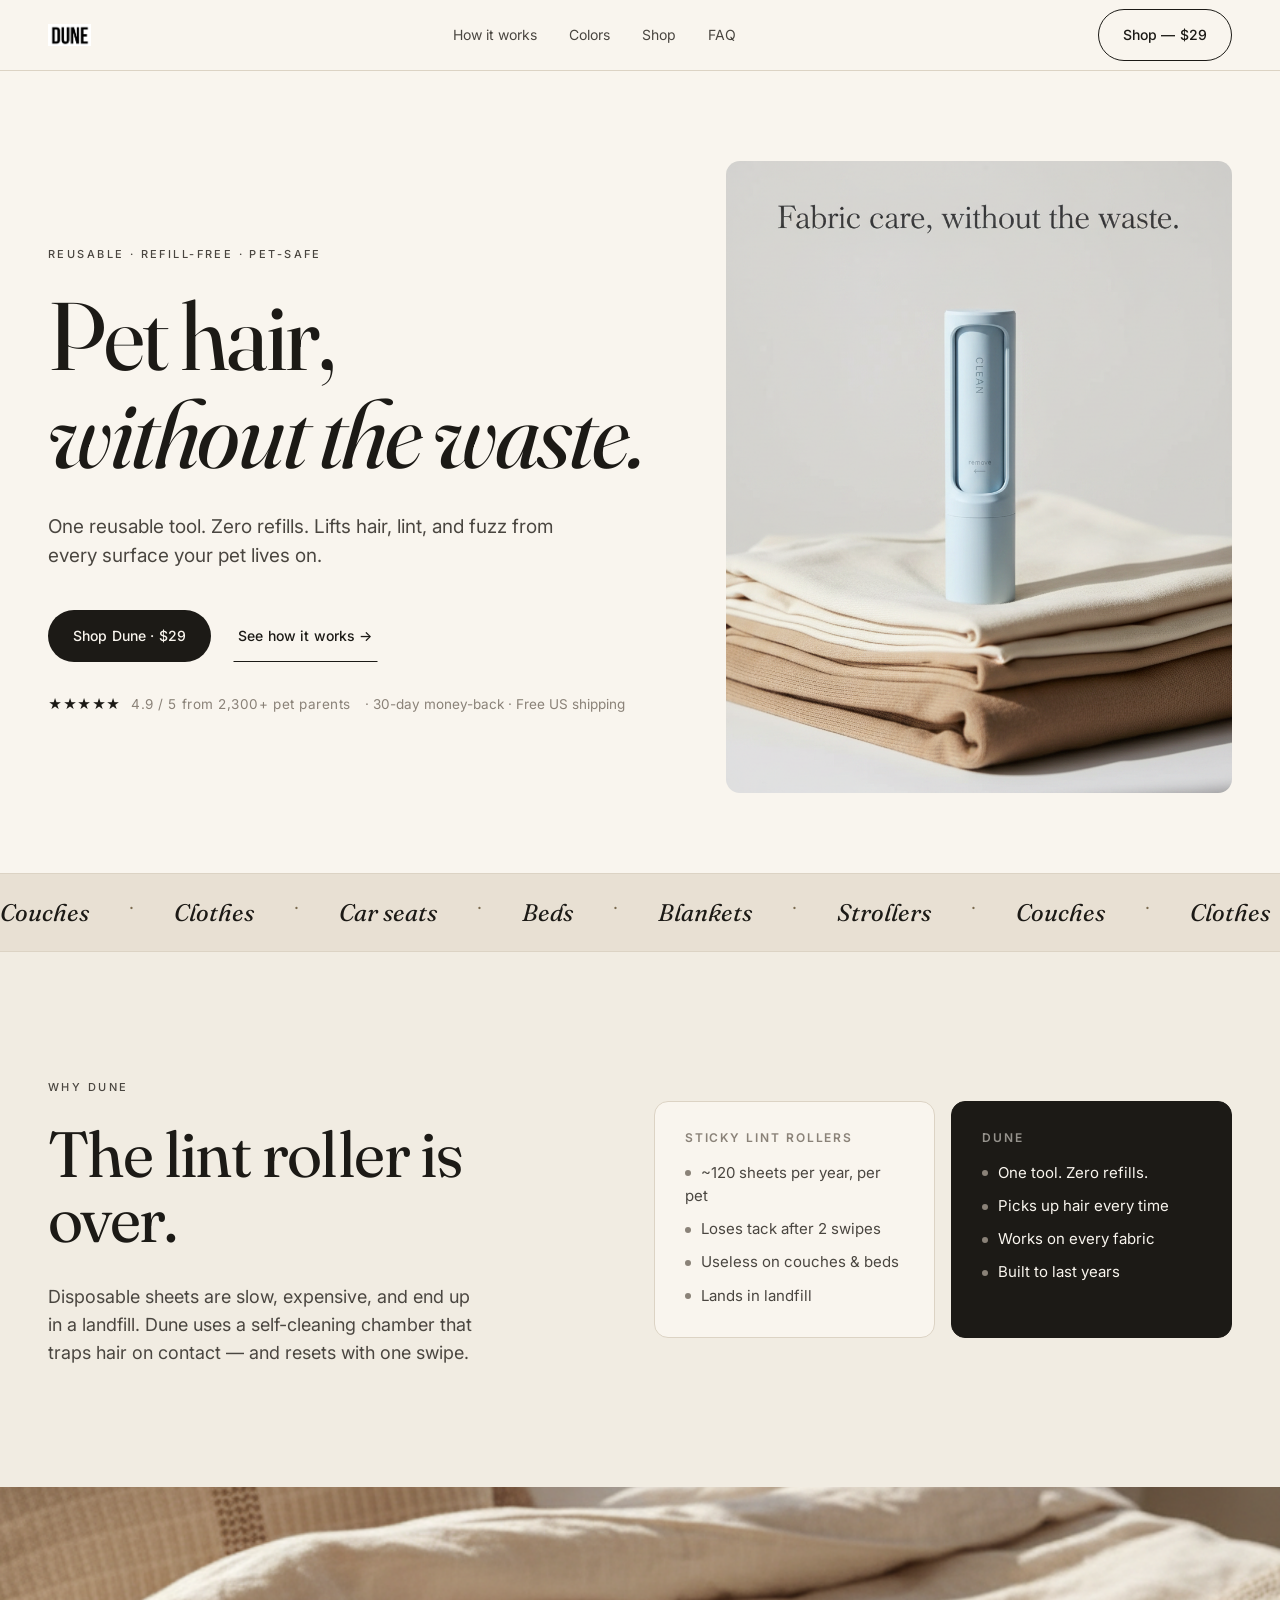
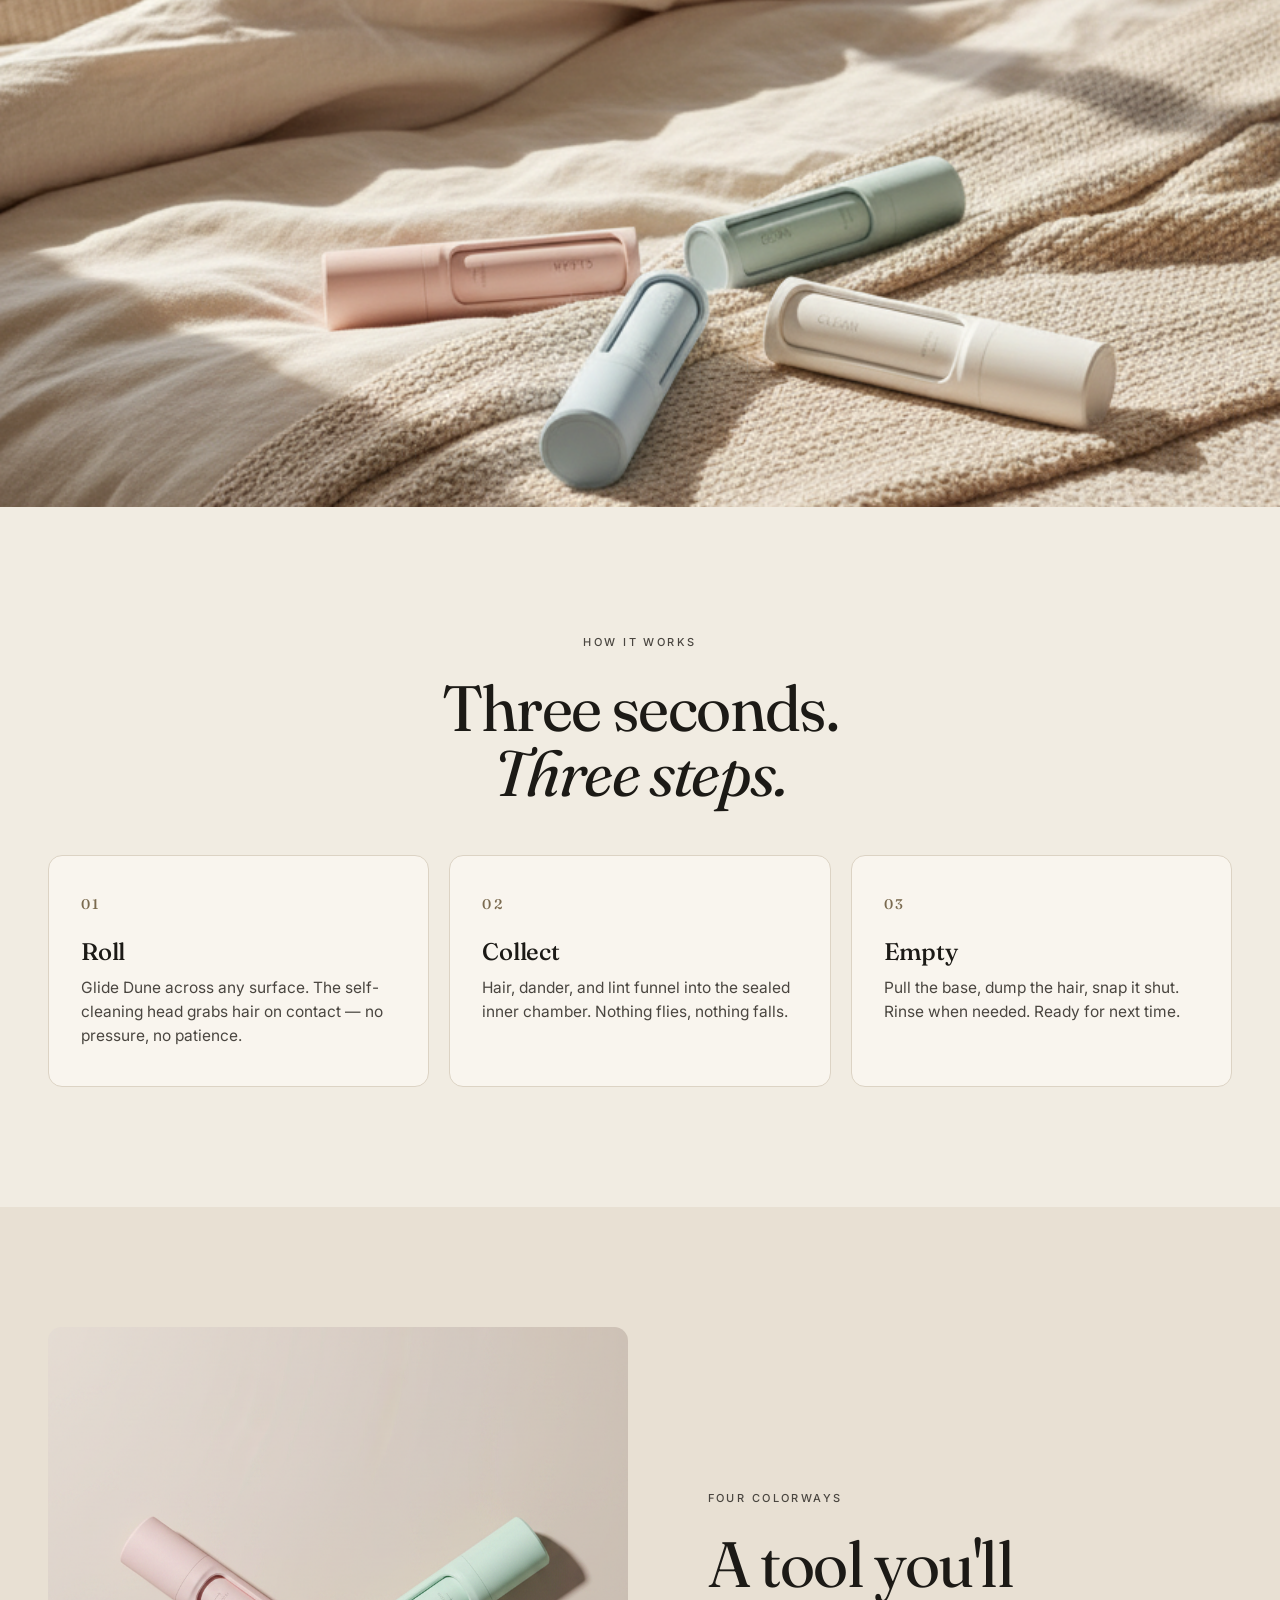
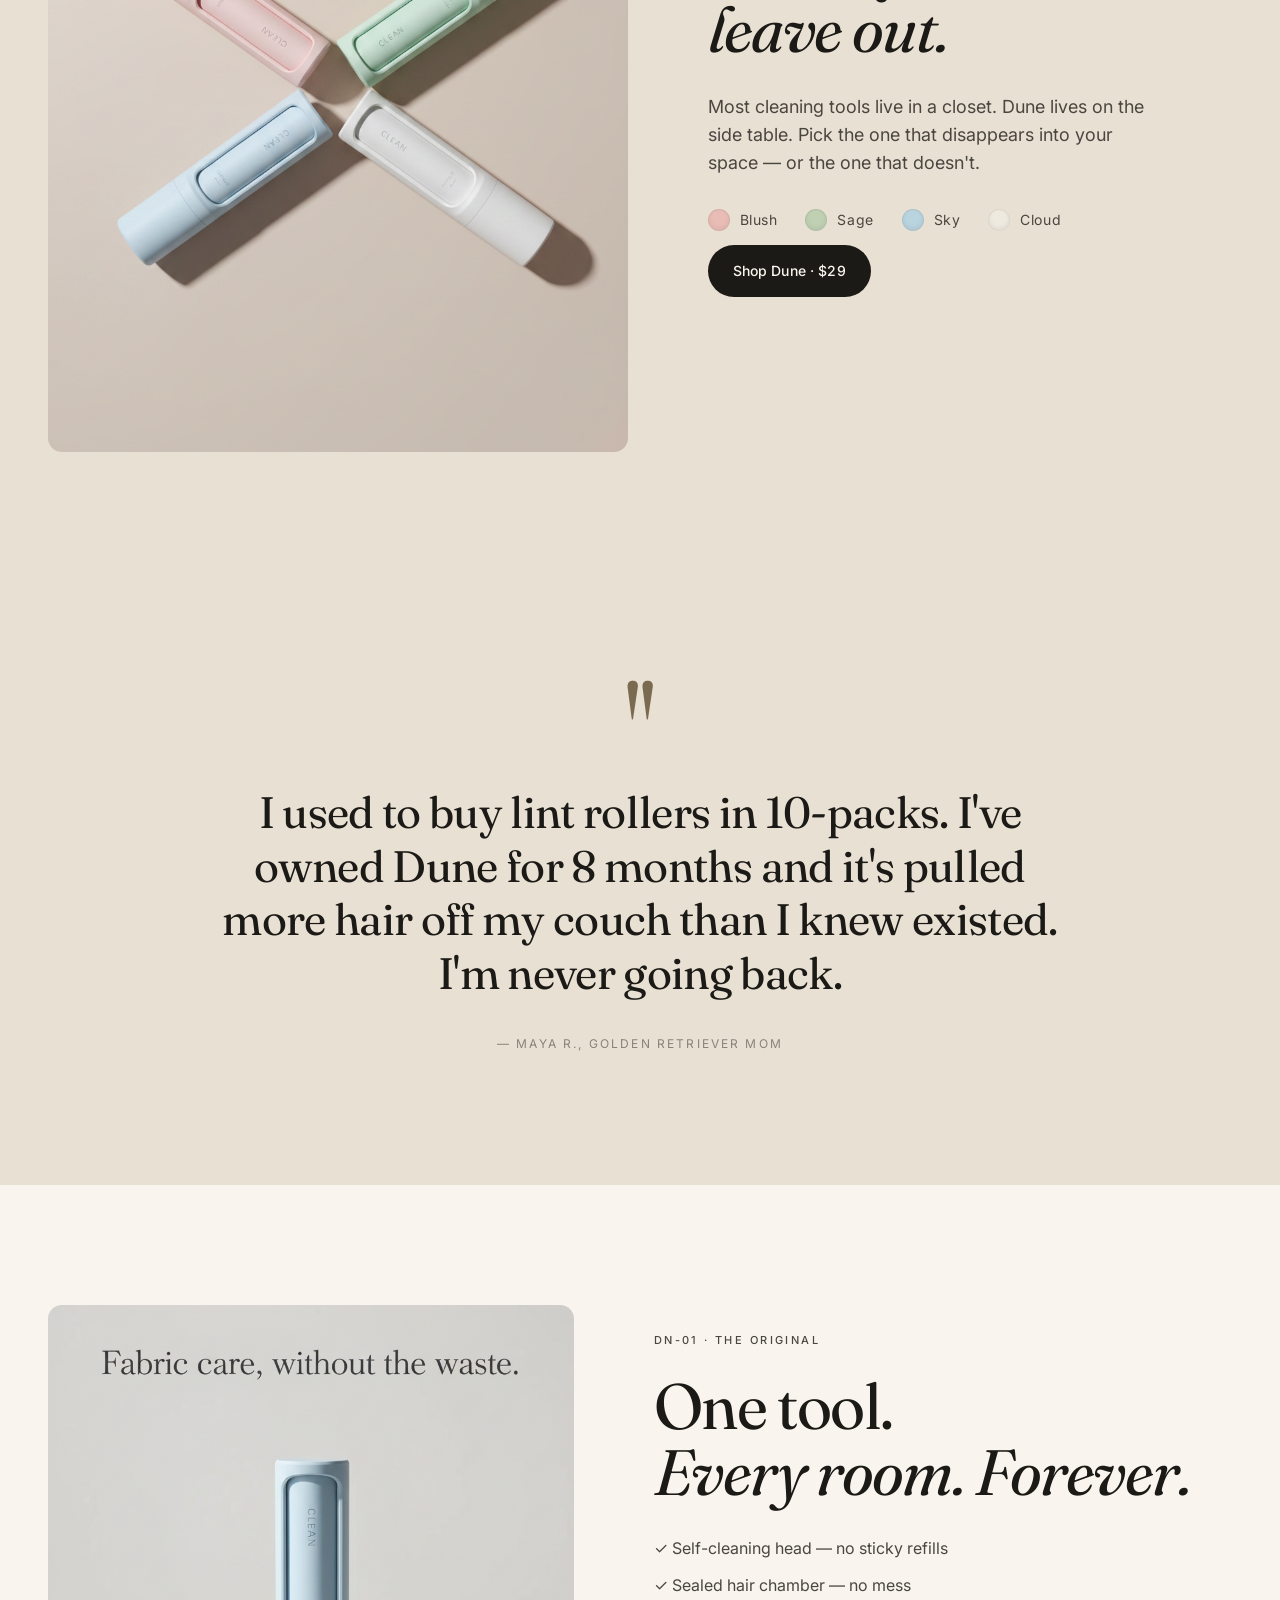
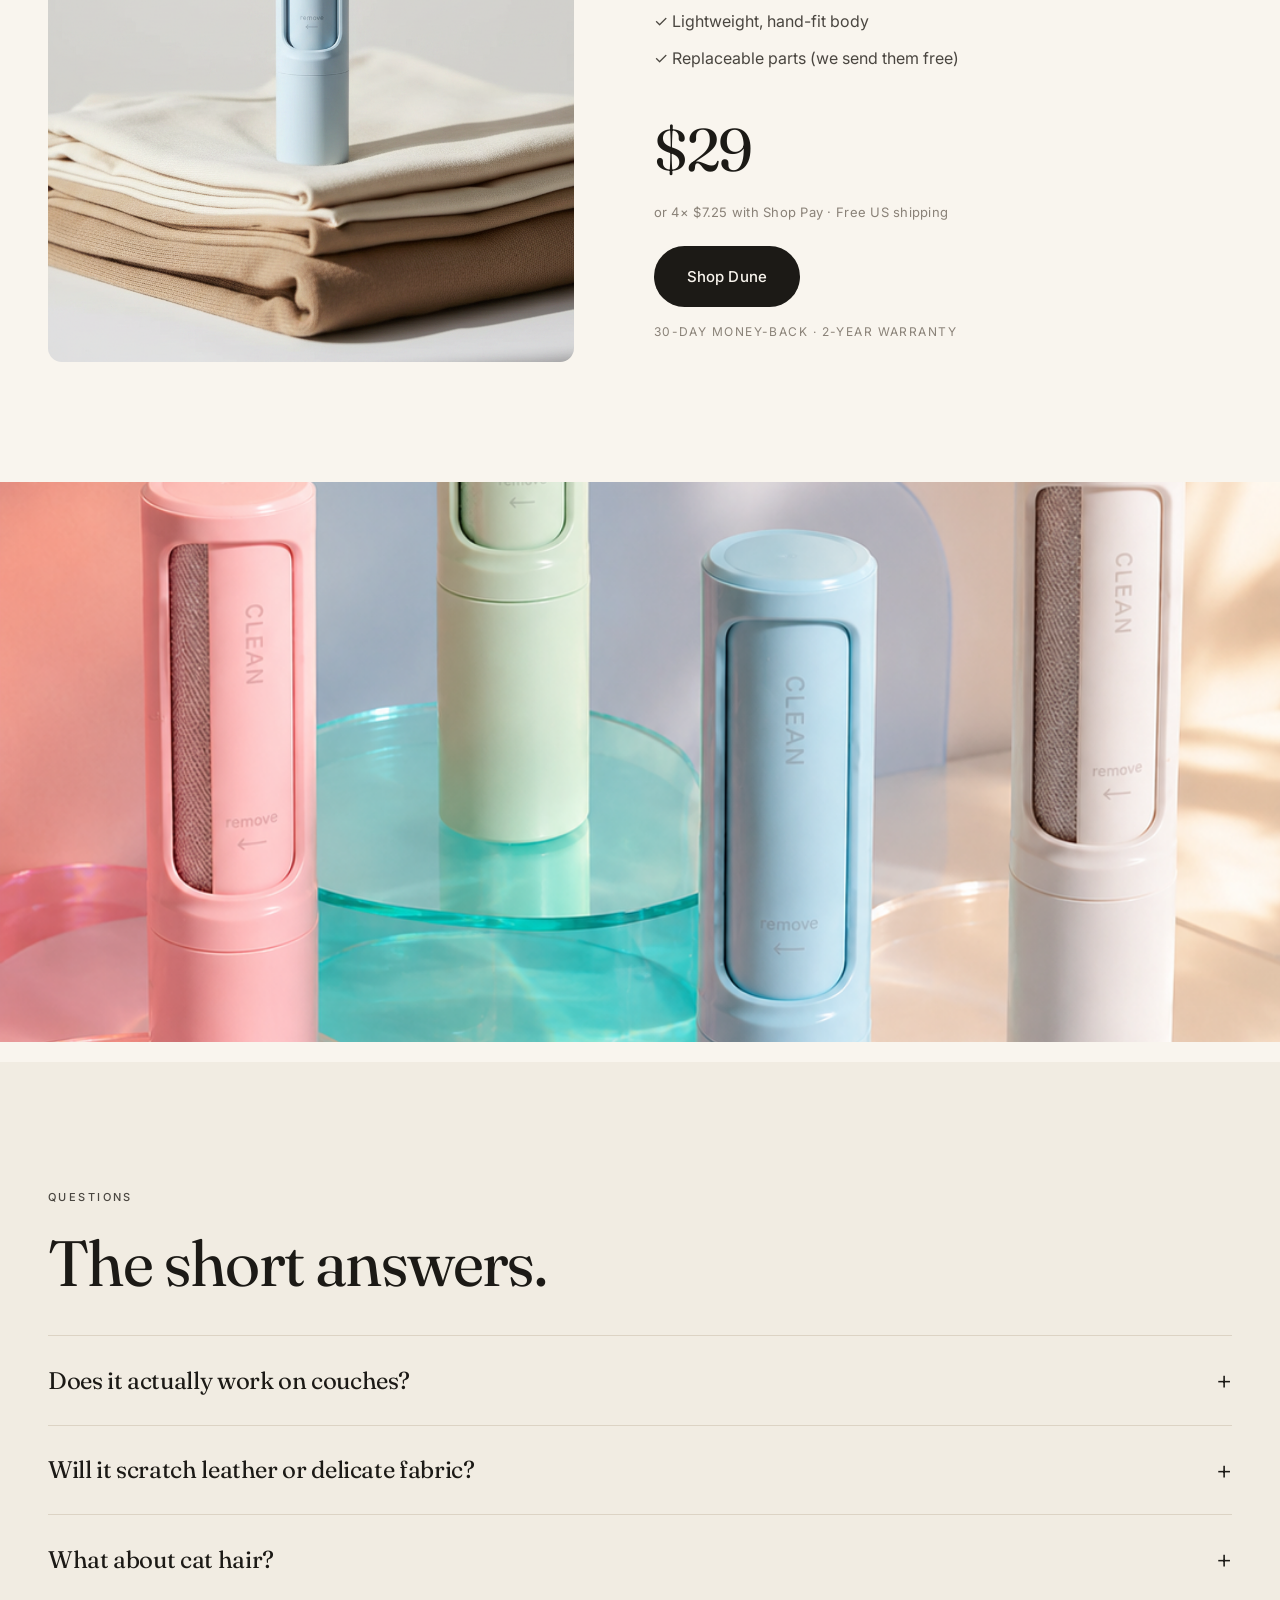
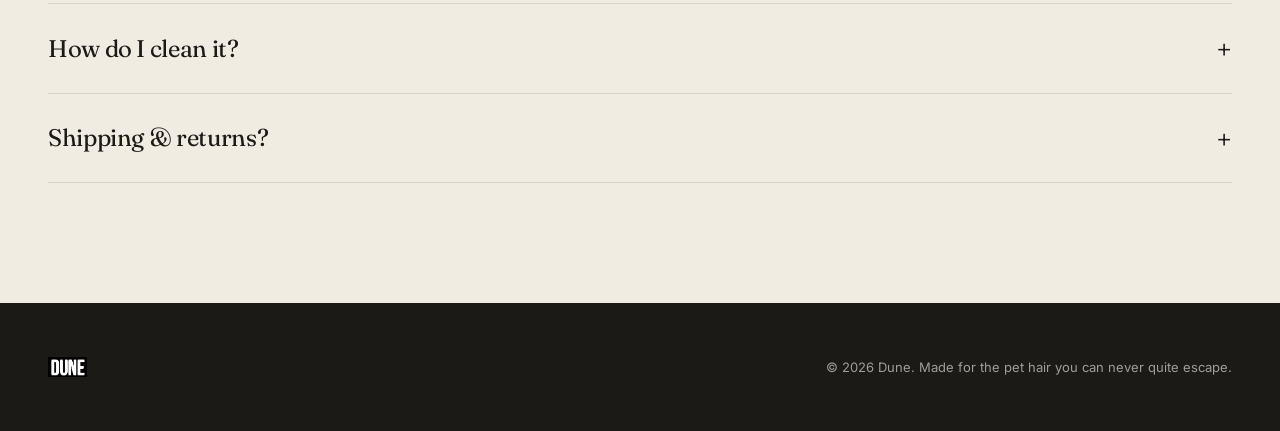
<file: index.html>
<!doctype html>
<html lang="en">
<head>
<meta charset="utf-8" />
<meta name="viewport" content="width=device-width,initial-scale=1" />
<title>Dune — The reusable pet hair remover</title>
<meta name="description" content="Lift pet hair, lint, and fuzz from couches, clothes, car seats, and beds. One reusable tool. Zero refills." />
<meta property="og:title" content="Dune — Reusable pet hair remover" />
<meta property="og:description" content="One reusable tool. Zero refills." />
<meta property="og:image" content="img/hero.png" />
<meta name="theme-color" content="#f3ede2" />
<link rel="icon" type="image/png" href="img/logo-sm.png" />
<link rel="preconnect" href="https://fonts.googleapis.com">
<link rel="preconnect" href="https://fonts.gstatic.com" crossorigin>
<link href="https://fonts.googleapis.com/css2?family=Fraunces:opsz,wght@9..144,400;9..144,500;9..144,600&family=Inter:wght@400;500;600&display=swap" rel="stylesheet">
<link rel="stylesheet" href="styles.css" />
</head>
<body>

<header class="nav">
  <div class="wrap nav__inner">
    <a href="#" class="brand"><img src="img/logo.png" alt="Dune" /></a>
    <nav class="nav__links" aria-label="Primary">
      <a href="#how">How it works</a>
      <a href="#colors">Colors</a>
      <a href="product.html">Shop</a>
      <a href="#faq">FAQ</a>
    </nav>
    <a href="product.html" class="btn btn--ghost">Shop — $29</a>
  </div>
</header>

<main>

  <section class="hero">
    <div class="wrap hero__grid">
      <div class="hero__copy">
        <span class="eyebrow">Reusable · Refill-free · Pet-safe</span>
        <h1>Pet hair,<br/><em>without the waste.</em></h1>
        <p class="lede">One reusable tool. Zero refills. Lifts hair, lint, and fuzz from every surface your pet lives on.</p>
        <div class="cta">
          <a href="product.html" class="btn btn--primary">Shop Dune · $29</a>
          <a href="#how" class="btn btn--text">See how it works →</a>
        </div>
        <ul class="trust">
          <li>★★★★★ <span>4.9 / 5 from 2,300+ pet parents</span></li>
          <li>· 30-day money-back · Free US shipping</li>
        </ul>
      </div>
      <div class="hero__art">
        <img src="img/hero.png" alt="Dune pet hair remover resting on folded fabric" />
      </div>
    </div>
  </section>

  <section class="marquee" aria-hidden="true">
    <div class="marquee__track">
      <span>Couches</span><span>·</span><span>Clothes</span><span>·</span><span>Car seats</span><span>·</span><span>Beds</span><span>·</span><span>Blankets</span><span>·</span><span>Strollers</span><span>·</span><span>Couches</span><span>·</span><span>Clothes</span><span>·</span><span>Car seats</span><span>·</span><span>Beds</span><span>·</span><span>Blankets</span><span>·</span><span>Strollers</span>
    </div>
  </section>

  <section id="why" class="why">
    <div class="wrap why__grid">
      <div class="why__head">
        <span class="eyebrow">Why Dune</span>
        <h2>The lint roller is over.</h2>
        <p>Disposable sheets are slow, expensive, and end up in a landfill. Dune uses a self-cleaning chamber that traps hair on contact — and resets with one swipe.</p>
      </div>
      <div class="why__compare">
        <div class="compare compare--bad">
          <h3>Sticky lint rollers</h3>
          <ul>
            <li>~120 sheets per year, per pet</li>
            <li>Loses tack after 2 swipes</li>
            <li>Useless on couches & beds</li>
            <li>Lands in landfill</li>
          </ul>
        </div>
        <div class="compare compare--good">
          <h3>Dune</h3>
          <ul>
            <li>One tool. Zero refills.</li>
            <li>Picks up hair every time</li>
            <li>Works on every fabric</li>
            <li>Built to last years</li>
          </ul>
        </div>
      </div>
    </div>
  </section>

  <section class="bedshot">
    <img src="img/bed.png" alt="Three Dune rollers in pastel colors on a cream knit bedspread" />
  </section>

  <section id="how" class="how">
    <div class="wrap">
      <span class="eyebrow">How it works</span>
      <h2>Three seconds.<br/><em>Three steps.</em></h2>
      <div class="how__grid">
        <article class="step">
          <div class="step__num">01</div>
          <h3>Roll</h3>
          <p>Glide Dune across any surface. The self-cleaning head grabs hair on contact — no pressure, no patience.</p>
        </article>
        <article class="step">
          <div class="step__num">02</div>
          <h3>Collect</h3>
          <p>Hair, dander, and lint funnel into the sealed inner chamber. Nothing flies, nothing falls.</p>
        </article>
        <article class="step">
          <div class="step__num">03</div>
          <h3>Empty</h3>
          <p>Pull the base, dump the hair, snap it shut. Rinse when needed. Ready for next time.</p>
        </article>
      </div>
    </div>
  </section>

  <section id="colors" class="colors">
    <div class="wrap colors__grid">
      <div class="colors__art">
        <img src="img/colors.png" alt="Dune in four colorways: blush, sage, sky, and cloud" />
      </div>
      <div class="colors__copy">
        <span class="eyebrow">Four colorways</span>
        <h2>A tool you'll<br/><em>leave out.</em></h2>
        <p>Most cleaning tools live in a closet. Dune lives on the side table. Pick the one that disappears into your space — or the one that doesn't.</p>
        <ul class="swatches" aria-label="Available colors">
          <li><span class="sw sw--blush"></span>Blush</li>
          <li><span class="sw sw--sage"></span>Sage</li>
          <li><span class="sw sw--sky"></span>Sky</li>
          <li><span class="sw sw--cloud"></span>Cloud</li>
        </ul>
        <a href="product.html" class="btn btn--primary" style="margin-top:14px">Shop Dune · $29</a>
      </div>
    </div>
  </section>

  <section class="quote">
    <div class="wrap">
      <p class="quote__mark">"</p>
      <blockquote>I used to buy lint rollers in 10-packs. I've owned Dune for 8 months and it's pulled more hair off my couch than I knew existed. I'm never going back.</blockquote>
      <cite>— Maya R., golden retriever mom</cite>
    </div>
  </section>

  <section id="buy" class="buy">
    <div class="wrap buy__grid">
      <div class="buy__art">
        <img src="img/product.png" alt="Dune pet hair remover, full body view" />
      </div>
      <div class="buy__copy">
        <span class="eyebrow">DN-01 · The original</span>
        <h2>One tool.<br/><em>Every room. Forever.</em></h2>
        <ul class="features">
          <li>✓ Self-cleaning head — no sticky refills</li>
          <li>✓ Sealed hair chamber — no mess</li>
          <li>✓ Lightweight, hand-fit body</li>
          <li>✓ Replaceable parts (we send them free)</li>
        </ul>
        <div class="price">
          <span class="price__amount">$29</span>
          <span class="price__sub">or 4× $7.25 with Shop Pay · Free US shipping</span>
        </div>
        <a href="product.html" class="btn btn--primary btn--lg">Shop Dune</a>
        <p class="guarantee">30-day money-back · 2-year warranty</p>
      </div>
    </div>
  </section>

  <section class="studio">
    <img src="img/studio.png" alt="Dune in four colorways on acrylic display stands" />
  </section>

  <section id="faq" class="faq">
    <div class="wrap">
      <span class="eyebrow">Questions</span>
      <h2>The short answers.</h2>
      <details><summary>Does it actually work on couches?</summary><p>Yes — that's what we built it for. The self-cleaning head gets into woven and microfiber surfaces in a way sticky sheets physically can't.</p></details>
      <details><summary>Will it scratch leather or delicate fabric?</summary><p>No. It's engineered to be soft on every surface we've tested, including suede, leather, and cashmere.</p></details>
      <details><summary>What about cat hair?</summary><p>Same tool, same magic. Works on any pet hair.</p></details>
      <details><summary>How do I clean it?</summary><p>Pull the base to dump. Rinse under warm water once a month. That's it.</p></details>
      <details><summary>Shipping & returns?</summary><p>Free US shipping, ships in 1 business day. 30-day money-back if it doesn't earn its spot in your home.</p></details>
    </div>
  </section>

</main>

<footer class="foot">
  <div class="wrap foot__inner">
    <div class="brand brand--foot"><img src="img/logo.png" alt="Dune" /></div>
    <p>© <span id="yr"></span> Dune. Made for the pet hair you can never quite escape.</p>
  </div>
</footer>

<script>document.getElementById('yr').textContent = new Date().getFullYear();</script>
</body>
</html>
</file>
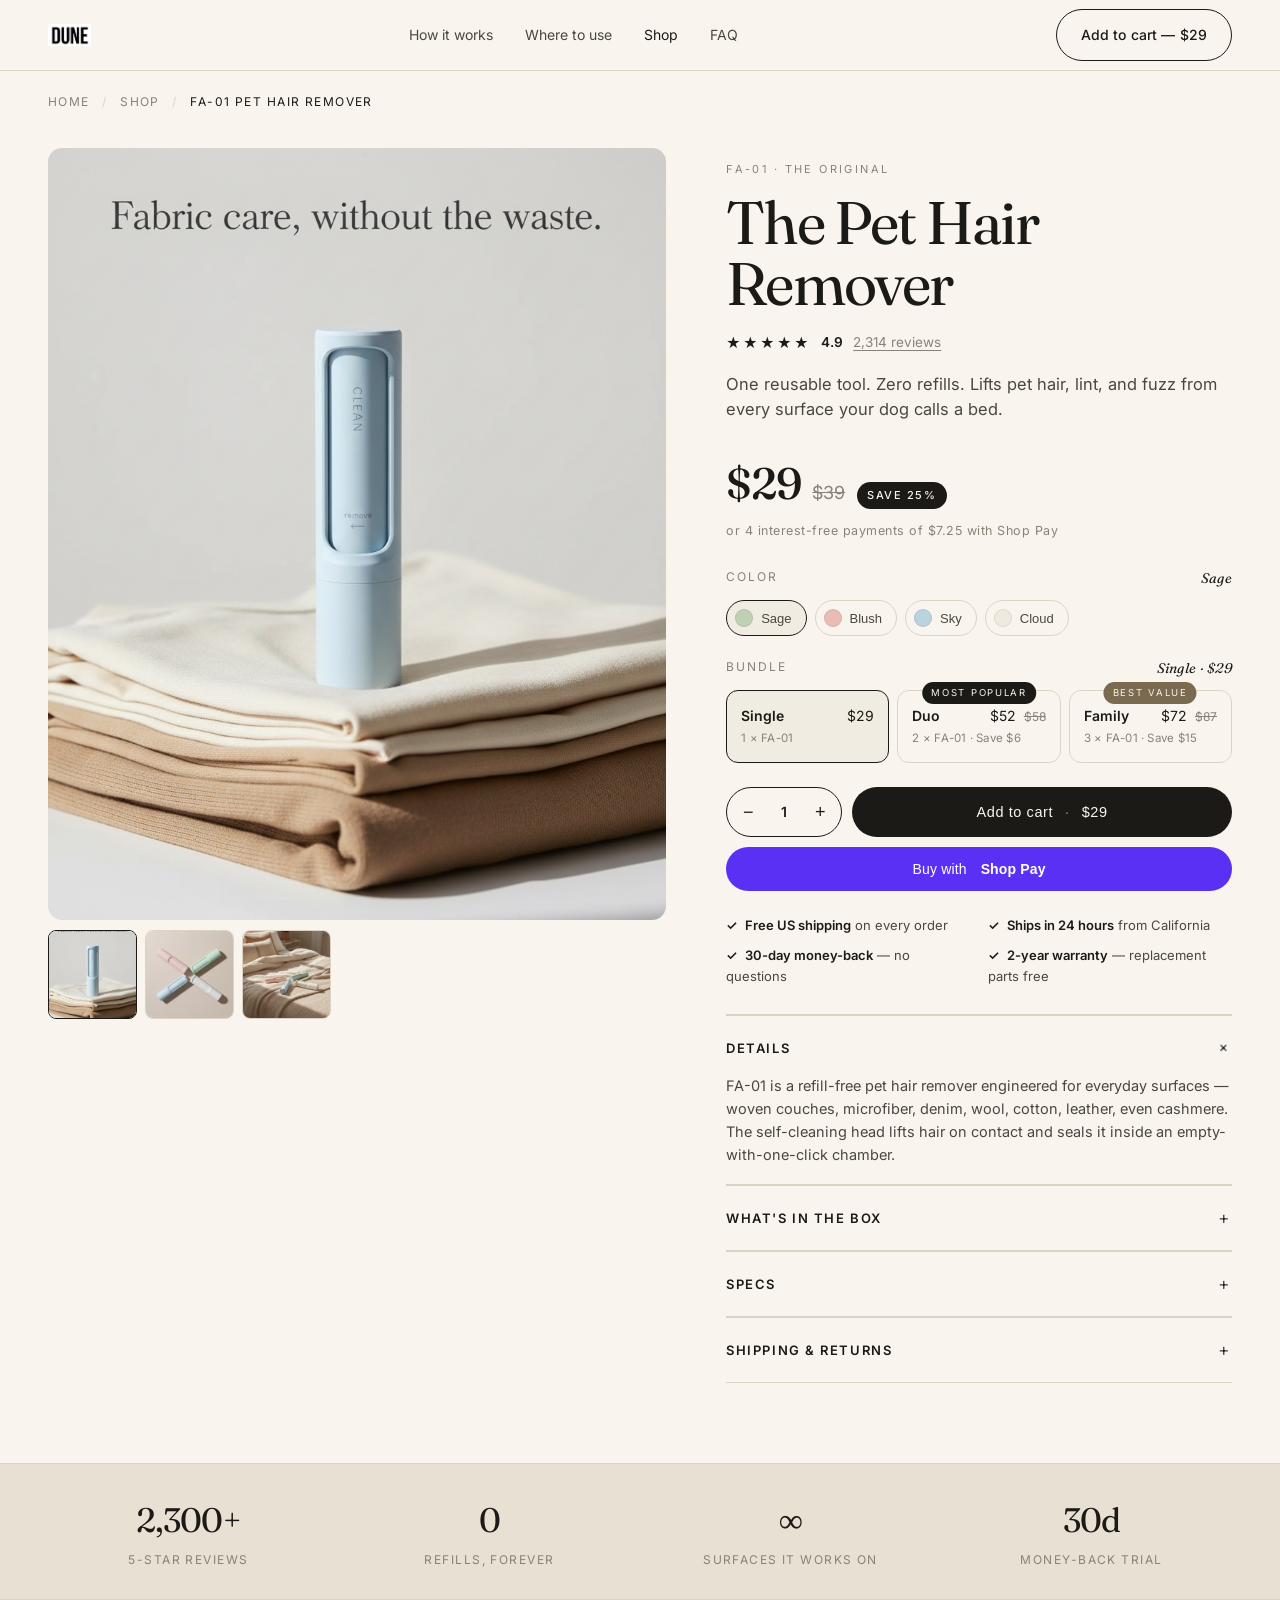
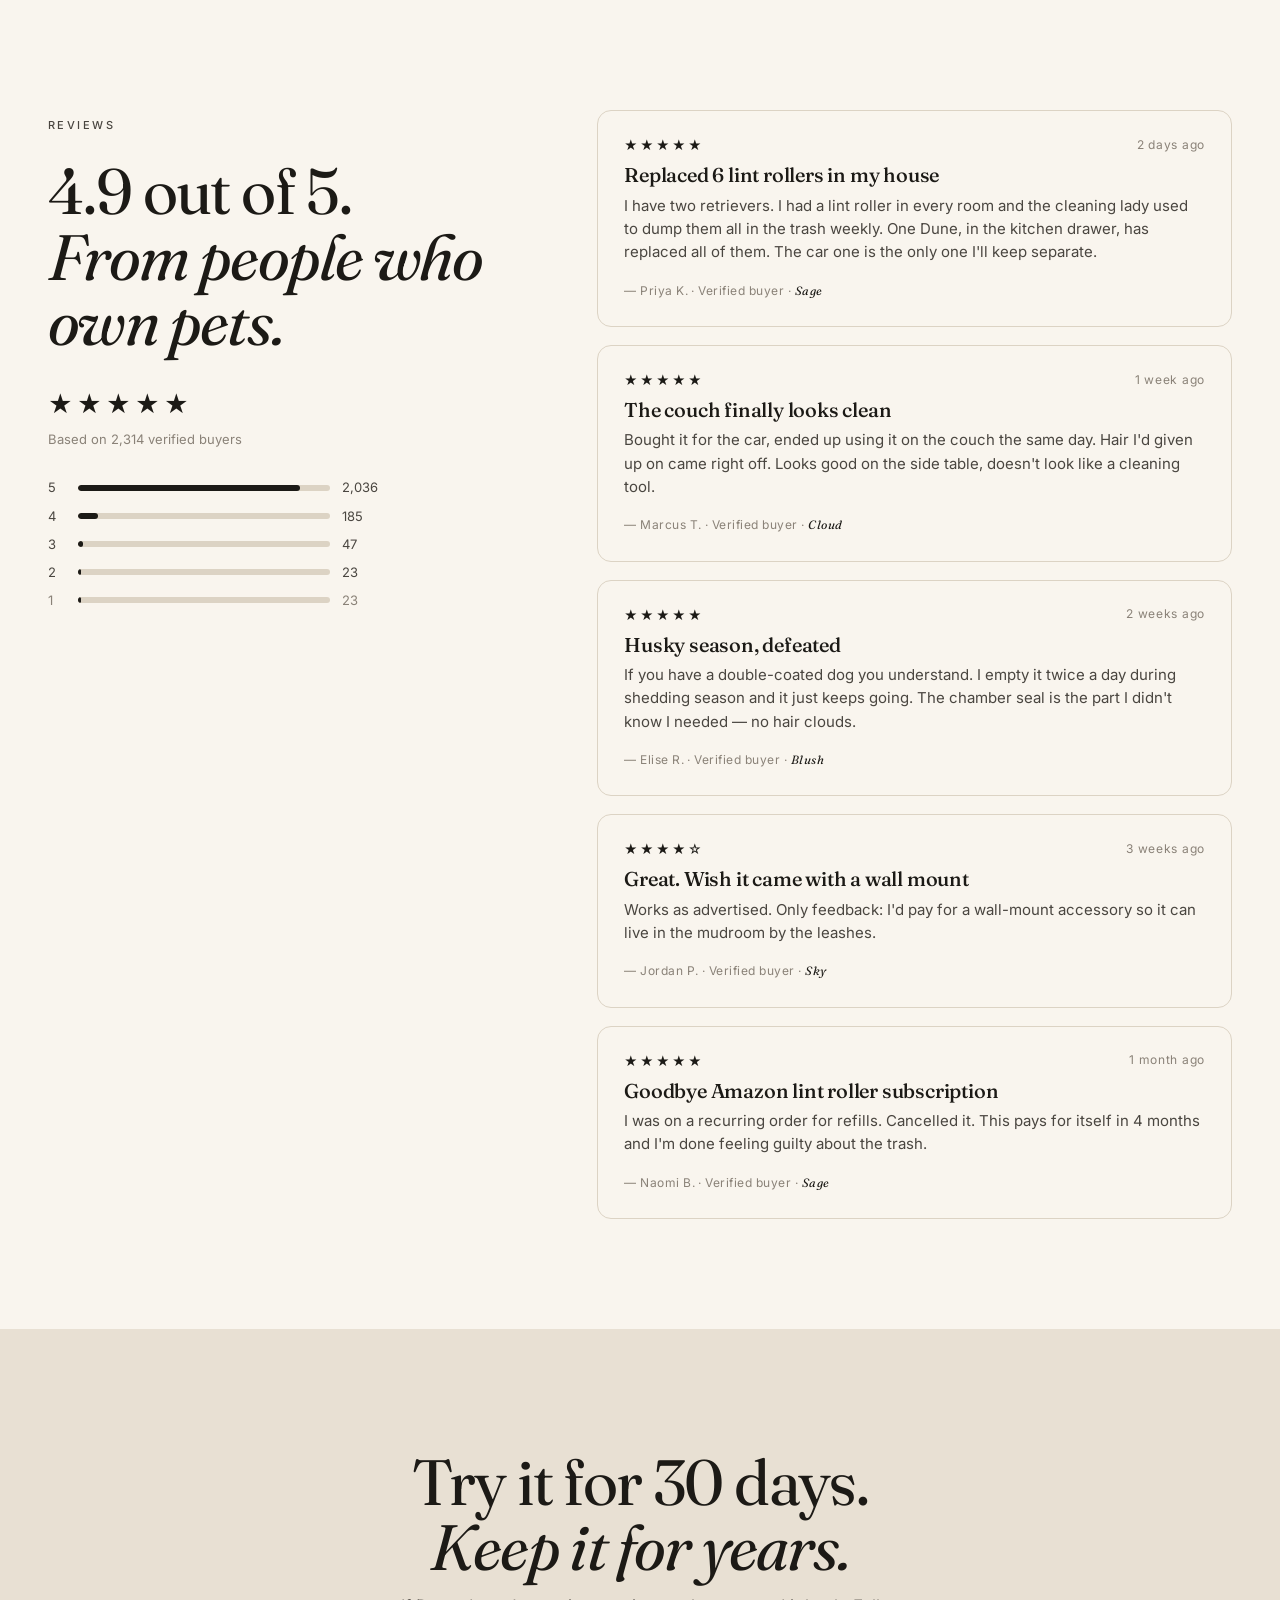
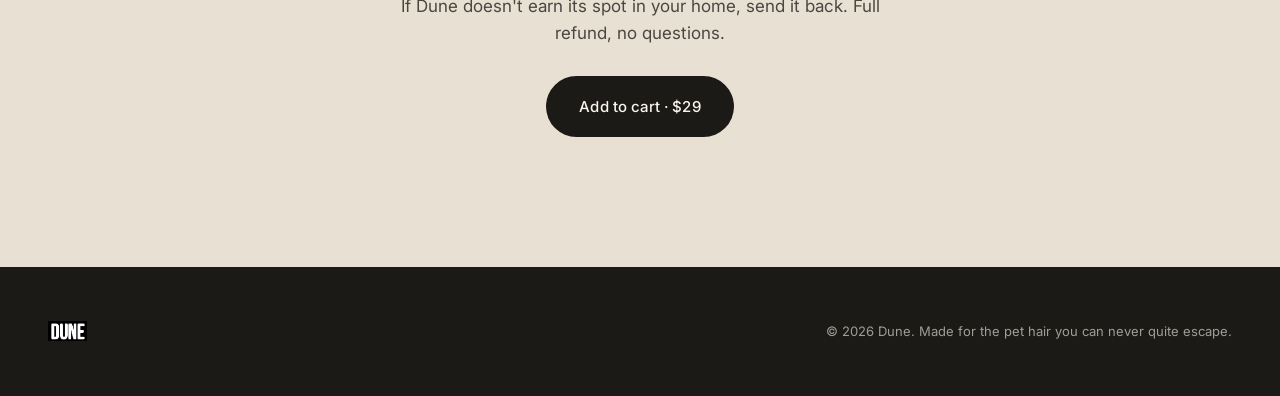
<file: product.html>
<!doctype html>
<html lang="en">
<head>
<meta charset="utf-8" />
<meta name="viewport" content="width=device-width,initial-scale=1" />
<title>Dune FA-01 — The reusable pet hair remover</title>
<meta name="description" content="The reusable pet hair remover, in four colors. Self-cleaning. Refill-free. Built for the way pets actually live." />
<meta name="theme-color" content="#f3ede2" />
<link rel="preconnect" href="https://fonts.googleapis.com">
<link rel="preconnect" href="https://fonts.gstatic.com" crossorigin>
<link href="https://fonts.googleapis.com/css2?family=Fraunces:opsz,wght@9..144,400;9..144,500;9..144,600&family=Inter:wght@400;500;600&display=swap" rel="stylesheet">
<link rel="icon" type="image/png" href="img/logo-sm.png" />
<link rel="stylesheet" href="styles.css" />
</head>
<body>

<header class="nav">
  <div class="wrap nav__inner">
    <a href="index.html" class="brand"><img src="img/logo.png" alt="Dune" /></a>
    <nav class="nav__links" aria-label="Primary">
      <a href="index.html#how">How it works</a>
      <a href="index.html#uses">Where to use</a>
      <a href="product.html" class="is-active">Shop</a>
      <a href="index.html#faq">FAQ</a>
    </nav>
    <a href="#buy" class="btn btn--ghost">Add to cart — $29</a>
  </div>
</header>

<main class="pdp">

  <nav class="crumb wrap" aria-label="Breadcrumb">
    <a href="index.html">Home</a> <span>/</span> <a href="product.html">Shop</a> <span>/</span> <em>FA-01 Pet Hair Remover</em>
  </nav>

  <section class="pdp__top">
    <div class="wrap pdp__grid">

      <div class="gallery">
        <div class="gallery__main">
          <img id="mainImg" src="img/hero.png" alt="Dune pet hair remover" />
        </div>
        <div class="gallery__thumbs" role="tablist">
          <button class="thumb is-active" data-src="img/hero.png" aria-label="Studio shot on folded fabric"><img src="img/hero.png" alt="" /></button>
          <button class="thumb" data-src="img/colors.png" aria-label="All four colors"><img src="img/colors.png" alt="" /></button>
          <button class="thumb" data-src="img/bed.png" aria-label="Three rollers on a bed"><img src="img/bed.png" alt="" /></button>
        </div>
      </div>

      <aside class="buybox">
        <span class="buybox__eyebrow">FA-01 · The original</span>
        <h1 class="buybox__title">The Pet Hair Remover</h1>

        <div class="rating">
          <span class="rating__stars" aria-hidden="true">★★★★★</span>
          <span class="rating__num">4.9</span>
          <a href="#reviews" class="rating__link">2,314 reviews</a>
        </div>

        <p class="buybox__lede">One reusable tool. Zero refills. Lifts pet hair, lint, and fuzz from every surface your dog calls a bed.</p>

        <div class="price-row">
          <span class="price-row__amount">$29</span>
          <span class="price-row__strike">$39</span>
          <span class="price-row__pill">Save 25%</span>
        </div>
        <p class="price-row__sub">or 4 interest-free payments of $7.25 with Shop Pay</p>

        <div class="opt">
          <div class="opt__label"><span>Color</span><span id="colorPick">Sage</span></div>
          <div class="opt__row" id="colorRow">
            <button class="chip is-active" data-name="Sage"><span class="chip__sw" style="background:#bfd0b3"></span><span class="chip__lbl">Sage</span></button>
            <button class="chip" data-name="Blush"><span class="chip__sw" style="background:#e9bdb6"></span><span class="chip__lbl">Blush</span></button>
            <button class="chip" data-name="Sky"><span class="chip__sw" style="background:#b9d3df"></span><span class="chip__lbl">Sky</span></button>
            <button class="chip" data-name="Cloud"><span class="chip__sw" style="background:#efeae0"></span><span class="chip__lbl">Cloud</span></button>
          </div>
        </div>

        <div class="opt">
          <div class="opt__label"><span>Bundle</span><span id="bundlePick">Single · $29</span></div>
          <div class="bundles" id="bundleRow">
            <label class="bundle is-active" data-price="29" data-label="Single · $29">
              <input type="radio" name="bundle" checked />
              <div class="bundle__top">
                <span class="bundle__name">Single</span>
                <span class="bundle__price">$29</span>
              </div>
              <span class="bundle__sub">1 × FA-01</span>
            </label>
            <label class="bundle" data-price="52" data-label="Duo · $52">
              <input type="radio" name="bundle" />
              <span class="bundle__flag">Most popular</span>
              <div class="bundle__top">
                <span class="bundle__name">Duo</span>
                <span class="bundle__price">$52 <s>$58</s></span>
              </div>
              <span class="bundle__sub">2 × FA-01 · Save $6</span>
            </label>
            <label class="bundle" data-price="72" data-label="Family · $72">
              <input type="radio" name="bundle" />
              <span class="bundle__flag bundle__flag--alt">Best value</span>
              <div class="bundle__top">
                <span class="bundle__name">Family</span>
                <span class="bundle__price">$72 <s>$87</s></span>
              </div>
              <span class="bundle__sub">3 × FA-01 · Save $15</span>
            </label>
          </div>
        </div>

        <div class="qty-row">
          <div class="qty" role="group" aria-label="Quantity">
            <button id="qMinus" aria-label="Decrease">−</button>
            <span id="qVal">1</span>
            <button id="qPlus" aria-label="Increase">+</button>
          </div>
          <button class="btn btn--primary btn--cart" id="addCart">
            <span>Add to cart</span><span class="dot">·</span><span id="ctaPrice">$29</span>
          </button>
        </div>

        <button class="btn btn--shoppay">Buy with <b>Shop Pay</b></button>

        <ul class="perks">
          <li><b>Free US shipping</b> on every order</li>
          <li><b>Ships in 24 hours</b> from California</li>
          <li><b>30-day money-back</b> — no questions</li>
          <li><b>2-year warranty</b> — replacement parts free</li>
        </ul>

        <div class="accord">
          <details open><summary>Details</summary><p>FA-01 is a refill-free pet hair remover engineered for everyday surfaces — woven couches, microfiber, denim, wool, cotton, leather, even cashmere. The self-cleaning head lifts hair on contact and seals it inside an empty-with-one-click chamber.</p></details>
          <details><summary>What's in the box</summary><ul><li>1 × FA-01 pet hair remover</li><li>1 × Display stand</li><li>1 × Care card</li><li>0 × sticky sheets, ever</li></ul></details>
          <details><summary>Specs</summary><ul><li>Dimensions: 6.7" × 1.8"</li><li>Weight: 4.8 oz</li><li>Body: Recycled ABS</li><li>Replaceable head & chamber</li></ul></details>
          <details><summary>Shipping & returns</summary><p>Free US shipping, ships in 1 business day. International shipping calculated at checkout. 30-day money-back if it doesn't earn its spot in your home.</p></details>
        </div>
      </aside>

    </div>
  </section>

  <section class="strip">
    <div class="wrap strip__row">
      <div><span class="strip__num">2,300+</span><span class="strip__lbl">5-star reviews</span></div>
      <div><span class="strip__num">0</span><span class="strip__lbl">refills, forever</span></div>
      <div><span class="strip__num">∞</span><span class="strip__lbl">surfaces it works on</span></div>
      <div><span class="strip__num">30d</span><span class="strip__lbl">money-back trial</span></div>
    </div>
  </section>

  <section id="reviews" class="reviews">
    <div class="wrap reviews__grid">
      <div class="reviews__head">
        <span class="eyebrow">Reviews</span>
        <h2>4.9 out of 5.<br/><em>From people who own pets.</em></h2>
        <div class="reviews__stars" aria-hidden="true">★★★★★</div>
        <p class="reviews__sub">Based on 2,314 verified buyers</p>

        <ul class="rbreak" aria-label="Rating breakdown">
          <li><span>5</span><span class="bar"><span style="width:88%"></span></span><span>2,036</span></li>
          <li><span>4</span><span class="bar"><span style="width:8%"></span></span><span>185</span></li>
          <li><span>3</span><span class="bar"><span style="width:2%"></span></span><span>47</span></li>
          <li><span>2</span><span class="bar"><span style="width:1%"></span></span><span>23</span></li>
          <li><span>1</span><span class="bar"><span style="width:1%"></span></span><span>23</span></li>
        </ul>
      </div>

      <div class="reviews__list">

        <article class="rcard">
          <div class="rcard__top"><span class="rcard__stars">★★★★★</span><span class="rcard__date">2 days ago</span></div>
          <h3>Replaced 6 lint rollers in my house</h3>
          <p>I have two retrievers. I had a lint roller in every room and the cleaning lady used to dump them all in the trash weekly. One Dune, in the kitchen drawer, has replaced all of them. The car one is the only one I'll keep separate.</p>
          <span class="rcard__by">— Priya K. · Verified buyer · <em>Sage</em></span>
        </article>

        <article class="rcard">
          <div class="rcard__top"><span class="rcard__stars">★★★★★</span><span class="rcard__date">1 week ago</span></div>
          <h3>The couch finally looks clean</h3>
          <p>Bought it for the car, ended up using it on the couch the same day. Hair I'd given up on came right off. Looks good on the side table, doesn't look like a cleaning tool.</p>
          <span class="rcard__by">— Marcus T. · Verified buyer · <em>Cloud</em></span>
        </article>

        <article class="rcard">
          <div class="rcard__top"><span class="rcard__stars">★★★★★</span><span class="rcard__date">2 weeks ago</span></div>
          <h3>Husky season, defeated</h3>
          <p>If you have a double-coated dog you understand. I empty it twice a day during shedding season and it just keeps going. The chamber seal is the part I didn't know I needed — no hair clouds.</p>
          <span class="rcard__by">— Elise R. · Verified buyer · <em>Blush</em></span>
        </article>

        <article class="rcard">
          <div class="rcard__top"><span class="rcard__stars">★★★★☆</span><span class="rcard__date">3 weeks ago</span></div>
          <h3>Great. Wish it came with a wall mount</h3>
          <p>Works as advertised. Only feedback: I'd pay for a wall-mount accessory so it can live in the mudroom by the leashes.</p>
          <span class="rcard__by">— Jordan P. · Verified buyer · <em>Sky</em></span>
        </article>

        <article class="rcard">
          <div class="rcard__top"><span class="rcard__stars">★★★★★</span><span class="rcard__date">1 month ago</span></div>
          <h3>Goodbye Amazon lint roller subscription</h3>
          <p>I was on a recurring order for refills. Cancelled it. This pays for itself in 4 months and I'm done feeling guilty about the trash.</p>
          <span class="rcard__by">— Naomi B. · Verified buyer · <em>Sage</em></span>
        </article>

      </div>
    </div>
  </section>

  <section class="finalcta">
    <div class="wrap finalcta__inner">
      <h2>Try it for 30 days.<br/><em>Keep it for years.</em></h2>
      <p>If Dune doesn't earn its spot in your home, send it back. Full refund, no questions.</p>
      <a href="#buy" class="btn btn--primary btn--lg">Add to cart · $29</a>
    </div>
  </section>

</main>

<footer class="foot">
  <div class="wrap foot__inner">
    <div class="brand brand--foot"><img src="img/logo.png" alt="Dune" /></div>
    <p>© <span id="yr"></span> Dune. Made for the pet hair you can never quite escape.</p>
  </div>
</footer>

<script>
  document.getElementById('yr').textContent = new Date().getFullYear();

  // gallery
  document.querySelectorAll('.thumb').forEach(t => {
    t.addEventListener('click', () => {
      document.querySelectorAll('.thumb').forEach(x => x.classList.remove('is-active'));
      t.classList.add('is-active');
      document.getElementById('mainImg').src = t.dataset.src;
    });
  });

  // color
  document.querySelectorAll('#colorRow .chip').forEach(c => {
    c.addEventListener('click', () => {
      document.querySelectorAll('#colorRow .chip').forEach(x => x.classList.remove('is-active'));
      c.classList.add('is-active');
      document.getElementById('colorPick').textContent = c.dataset.name;
    });
  });

  // bundle + price + qty
  let unit = 29, qty = 1, bundleLabel = 'Single · $29';
  const recalc = () => {
    document.getElementById('ctaPrice').textContent = '$' + (unit * qty);
    document.getElementById('qVal').textContent = qty;
    document.getElementById('bundlePick').textContent = bundleLabel;
  };
  document.querySelectorAll('#bundleRow .bundle').forEach(b => {
    b.addEventListener('click', () => {
      document.querySelectorAll('#bundleRow .bundle').forEach(x => x.classList.remove('is-active'));
      b.classList.add('is-active');
      b.querySelector('input').checked = true;
      unit = +b.dataset.price;
      bundleLabel = b.dataset.label;
      recalc();
    });
  });
  document.getElementById('qPlus').addEventListener('click', () => { qty++; recalc(); });
  document.getElementById('qMinus').addEventListener('click', () => { if (qty>1) qty--; recalc(); });
</script>
</body>
</html>
</file>
<file: styles.css>
:root{
  --bg:#f1ece2;
  --bg-2:#e8e0d3;
  --cream:#f9f5ee;
  --ink:#1c1a16;
  --ink-soft:#4a4640;
  --muted:#8a8278;
  --line:#dcd3c4;
  --accent:#7a6a4f;
  --dark:#1c1a16;
  --radius:14px;
  --maxw:1240px;
}
*{box-sizing:border-box;margin:0;padding:0}
html,body{background:var(--cream);color:var(--ink);-webkit-font-smoothing:antialiased}
body{font-family:'Inter',system-ui,sans-serif;font-size:17px;line-height:1.55}
img{max-width:100%;display:block}
a{color:inherit;text-decoration:none}
em{font-style:italic;font-family:'Fraunces',serif;font-weight:400}

.wrap{max-width:var(--maxw);margin:0 auto;padding:0 28px}

h1,h2,h3{font-family:'Fraunces',serif;font-weight:400;letter-spacing:-0.025em;line-height:1.02}
h1{font-size:clamp(52px,7.5vw,104px)}
h2{font-size:clamp(36px,5vw,68px);margin-bottom:.5em}
h3{font-size:22px;font-weight:500;letter-spacing:-0.01em}

.eyebrow{display:inline-block;font-size:11px;font-weight:500;letter-spacing:.22em;text-transform:uppercase;color:var(--ink-soft);margin-bottom:24px}

/* Nav */
.nav{position:sticky;top:0;z-index:50;background:rgba(249,245,238,.88);backdrop-filter:saturate(140%) blur(10px);border-bottom:1px solid var(--line)}
.nav__inner{display:flex;align-items:center;justify-content:space-between;height:70px}
.brand{display:inline-flex;align-items:center;line-height:0}
.brand img{height:22px;width:auto;display:block}
.brand--foot img{height:20px;filter:invert(1) brightness(2)}
.nav__links{display:flex;gap:32px;font-size:14px;font-weight:400;color:var(--ink-soft)}
.nav__links a:hover{color:var(--ink)}
@media (max-width:820px){.nav__links{display:none}}

/* Buttons */
.btn{display:inline-flex;align-items:center;gap:10px;padding:14px 24px;border-radius:999px;font-weight:500;font-size:14px;letter-spacing:.01em;transition:transform .15s ease, background .2s ease, color .2s;border:1px solid transparent;white-space:nowrap}
.btn:hover{transform:translateY(-1px)}
.btn--primary{background:var(--dark);color:var(--cream)}
.btn--primary:hover{background:#000}
.btn--ghost{border-color:var(--ink);color:var(--ink)}
.btn--ghost:hover{background:var(--ink);color:var(--cream)}
.btn--text{color:var(--ink);padding:14px 4px;border-bottom:1px solid var(--ink);border-radius:0}
.btn--text:hover{color:var(--accent);border-color:var(--accent)}
.btn--lg{padding:18px 32px;font-size:15px}

/* Hero */
.hero{padding:90px 0 80px;background:var(--cream)}
.hero__grid{display:grid;grid-template-columns:1.1fr .9fr;gap:60px;align-items:center}
.hero h1{margin-bottom:30px}
.lede{font-size:19px;color:var(--ink-soft);max-width:520px;margin-bottom:40px;line-height:1.5}
.cta{display:flex;gap:22px;align-items:center;flex-wrap:wrap;margin-bottom:32px}
.trust{list-style:none;display:flex;gap:14px;flex-wrap:wrap;color:var(--muted);font-size:13.5px}
.trust li:first-child{color:var(--ink);letter-spacing:.04em}
.trust span{color:var(--muted);margin-left:6px}
.hero__art img{width:100%;border-radius:var(--radius);object-fit:cover;aspect-ratio:4/5}
@media (max-width:900px){.hero__grid{grid-template-columns:1fr;gap:40px}}

/* Marquee */
.marquee{background:var(--bg-2);color:var(--ink);overflow:hidden;padding:20px 0;border-top:1px solid var(--line);border-bottom:1px solid var(--line)}
.marquee__track{display:flex;gap:40px;font-family:'Fraunces',serif;font-size:24px;font-style:italic;white-space:nowrap;animation:scroll 32s linear infinite}
.marquee__track span:nth-child(even){color:var(--accent);font-style:normal;font-family:'Inter',sans-serif;font-size:18px}
@keyframes scroll{from{transform:translateX(0)}to{transform:translateX(-50%)}}

/* Why */
.why{padding:120px 0;background:var(--bg)}
.why__grid{display:grid;grid-template-columns:1fr 1.1fr;gap:80px;align-items:center}
.why__head p{color:var(--ink-soft);font-size:18px;max-width:440px;margin-top:18px;line-height:1.55}
.why__compare{display:grid;grid-template-columns:1fr 1fr;gap:16px}
.compare{padding:30px;border-radius:var(--radius);background:var(--cream);border:1px solid var(--line)}
.compare h3{margin-bottom:16px;font-family:'Inter',sans-serif;font-size:12px;font-weight:600;letter-spacing:.16em;text-transform:uppercase;color:var(--muted)}
.compare ul{list-style:none;display:flex;flex-direction:column;gap:10px;font-size:15px;color:var(--ink-soft)}
.compare ul li::before{content:"";display:inline-block;width:6px;height:6px;border-radius:50%;margin-right:10px;vertical-align:middle;background:var(--muted)}
.compare--good{background:var(--dark);color:var(--cream);border-color:var(--dark)}
.compare--good h3{color:rgba(249,245,238,.55)}
.compare--good ul{color:var(--cream)}
.compare--good li::before{background:var(--accent)}
@media (max-width:900px){.why__grid{grid-template-columns:1fr;gap:50px}.why__compare{grid-template-columns:1fr}}

/* Uses */
.uses{padding:120px 0;background:var(--cream)}
.uses__grid{display:grid;grid-template-columns:repeat(3,1fr);gap:18px;margin-top:50px}
.use{position:relative;border-radius:var(--radius);overflow:hidden;aspect-ratio:4/5;background:var(--bg-2)}
.use img{width:100%;height:100%;object-fit:cover;transition:transform .6s ease}
.use:hover img{transform:scale(1.04)}
.use figcaption{position:absolute;left:20px;bottom:18px;color:var(--cream);font-family:'Fraunces',serif;font-size:24px;font-weight:400;letter-spacing:-.01em;text-shadow:0 2px 18px rgba(0,0,0,.45);z-index:1}
.use::after{content:"";position:absolute;inset:0;background:linear-gradient(180deg,transparent 55%,rgba(0,0,0,.5) 100%)}
@media (max-width:820px){.uses__grid{grid-template-columns:repeat(2,1fr)}}

/* How */
.how{padding:120px 0;background:var(--bg);text-align:center}
.how__grid{display:grid;grid-template-columns:repeat(3,1fr);gap:20px;margin-top:50px;text-align:left}
.step{padding:38px 32px;background:var(--cream);border-radius:var(--radius);border:1px solid var(--line)}
.step__num{font-family:'Fraunces',serif;font-size:14px;font-weight:500;color:var(--accent);margin-bottom:24px;letter-spacing:.16em}
.step h3{margin-bottom:12px;font-size:24px}
.step p{color:var(--ink-soft);font-size:15.5px}
@media (max-width:820px){.how__grid{grid-template-columns:1fr}}

/* Colors */
.colors{padding:120px 0;background:var(--bg-2)}
.colors__grid{display:grid;grid-template-columns:1.05fr .95fr;gap:80px;align-items:center}
.colors__art img{width:100%;border-radius:var(--radius);aspect-ratio:4/5;object-fit:cover}
.colors__copy p{color:var(--ink-soft);font-size:18px;max-width:440px;margin:18px 0 32px;line-height:1.55}
.swatches{list-style:none;display:flex;gap:28px;flex-wrap:wrap;font-size:14px;color:var(--ink-soft);letter-spacing:.04em}
.swatches li{display:flex;align-items:center;gap:10px}
.sw{display:inline-block;width:22px;height:22px;border-radius:50%;border:1px solid rgba(0,0,0,.08);box-shadow:inset 0 -2px 4px rgba(0,0,0,.06)}
.sw--blush{background:#e9bdb6}
.sw--sage{background:#bfd0b3}
.sw--sky{background:#b9d3df}
.sw--cloud{background:#efeae0}
@media (max-width:900px){.colors__grid{grid-template-columns:1fr;gap:40px}}

/* Bed shot full-bleed */
.bedshot{background:var(--cream)}
.bedshot img{width:100%;max-height:620px;object-fit:cover;display:block}

/* Studio full-bleed */
.studio{background:var(--cream);padding:0 0 20px}
.studio img{width:100%;max-height:560px;object-fit:cover}

/* Quote */
.quote{padding:130px 0;background:var(--bg-2);text-align:center}
.quote__mark{font-family:'Fraunces',serif;font-size:120px;line-height:.5;color:var(--accent);margin-bottom:24px}
blockquote{font-family:'Fraunces',serif;font-size:clamp(28px,3.6vw,44px);font-weight:400;line-height:1.22;max-width:880px;margin:0 auto 28px;letter-spacing:-.015em}
cite{font-style:normal;font-size:12px;letter-spacing:.18em;text-transform:uppercase;color:var(--muted)}

/* Buy */
.buy{padding:120px 0;background:var(--cream)}
.buy__grid{display:grid;grid-template-columns:1fr 1.1fr;gap:80px;align-items:center}
.buy__art img{width:100%;border-radius:var(--radius);object-fit:cover;aspect-ratio:4/5}
.features{list-style:none;display:flex;flex-direction:column;gap:12px;margin:22px 0 32px;font-size:16px;color:var(--ink-soft)}
.price{margin-bottom:24px}
.price__amount{font-family:'Fraunces',serif;font-size:60px;font-weight:400;color:var(--ink);letter-spacing:-.03em}
.price__sub{display:block;font-size:13px;color:var(--muted);margin-top:6px;letter-spacing:.02em}
.guarantee{margin-top:16px;font-size:12px;color:var(--muted);letter-spacing:.12em;text-transform:uppercase}
@media (max-width:900px){.buy__grid{grid-template-columns:1fr;gap:50px}}

/* FAQ */
.faq{padding:120px 0;background:var(--bg)}
.faq h2{margin-bottom:40px}
details{border-top:1px solid var(--line);padding:24px 0;cursor:pointer}
details:last-of-type{border-bottom:1px solid var(--line)}
summary{font-family:'Fraunces',serif;font-size:24px;font-weight:400;letter-spacing:-.015em;list-style:none;display:flex;justify-content:space-between;align-items:center;gap:20px}
summary::after{content:"+";font-family:'Inter',sans-serif;font-size:26px;font-weight:300;color:var(--ink);transition:transform .25s}
details[open] summary::after{transform:rotate(45deg)}
details p{margin-top:14px;color:var(--ink-soft);max-width:780px;font-size:16px;line-height:1.55}

/* ============ PDP ============ */
.nav__links a.is-active{color:var(--ink)}
.pdp{background:var(--cream)}
.crumb{padding:22px 28px 0;font-size:12px;letter-spacing:.12em;text-transform:uppercase;color:var(--muted)}
.crumb a:hover{color:var(--ink)}
.crumb em{color:var(--ink);font-style:normal;font-family:'Inter',sans-serif}
.crumb span{margin:0 8px;color:var(--line)}

.pdp__top{padding:36px 0 80px}
.pdp__grid{display:grid;grid-template-columns:1.1fr .9fr;gap:60px;align-items:flex-start}
@media (max-width:980px){.pdp__grid{grid-template-columns:1fr;gap:40px}}

/* Gallery */
.gallery{position:sticky;top:90px}
.gallery__main{border-radius:var(--radius);overflow:hidden;background:var(--bg-2);aspect-ratio:4/5}
.gallery__main img{width:100%;height:100%;object-fit:cover;transition:opacity .25s}
.gallery__thumbs{display:grid;grid-template-columns:repeat(4,1fr);gap:8px;margin-top:10px;max-width:380px}
.thumb{padding:0;border:1px solid var(--line);background:var(--bg-2);border-radius:8px;overflow:hidden;cursor:pointer;aspect-ratio:1/1;transition:border-color .15s,transform .15s}
.thumb img{width:100%;height:100%;object-fit:cover}
.thumb:hover{transform:translateY(-1px)}
.thumb.is-active{border-color:var(--ink)}
@media (max-width:560px){.gallery__thumbs{grid-template-columns:repeat(4,1fr)}}

/* Buy box */
.buybox{padding-top:6px}
.buybox__eyebrow{display:inline-block;font-size:11px;letter-spacing:.22em;text-transform:uppercase;color:var(--muted);margin-bottom:14px}
.buybox__title{font-family:'Fraunces',serif;font-weight:400;letter-spacing:-.03em;font-size:clamp(40px,5vw,60px);line-height:1.02;margin-bottom:18px}
.rating{display:flex;align-items:center;gap:10px;font-size:13.5px;color:var(--ink-soft);margin-bottom:18px}
.rating__stars{color:#1c1a16;letter-spacing:2px;font-size:14px}
.rating__num{font-weight:600;color:var(--ink)}
.rating__link{color:var(--muted);text-decoration:underline;text-underline-offset:3px}
.buybox__lede{font-size:16.5px;color:var(--ink-soft);margin-bottom:26px;line-height:1.55}

.price-row{display:flex;align-items:baseline;gap:12px;margin-bottom:4px}
.price-row__amount{font-family:'Fraunces',serif;font-size:44px;font-weight:500;letter-spacing:-.03em}
.price-row__strike{color:var(--muted);text-decoration:line-through;font-size:18px}
.price-row__pill{background:#1c1a16;color:var(--cream);font-size:11px;letter-spacing:.14em;text-transform:uppercase;padding:5px 10px;border-radius:999px;font-weight:500}
.price-row__sub{font-size:12.5px;color:var(--muted);letter-spacing:.04em;margin-bottom:28px}

.opt{margin-bottom:22px}
.opt__label{display:flex;justify-content:space-between;font-size:12px;letter-spacing:.16em;text-transform:uppercase;color:var(--muted);margin-bottom:10px}
.opt__label span:last-child{color:var(--ink);letter-spacing:.02em;text-transform:none;font-family:'Fraunces',serif;font-size:14px;font-style:italic}
.opt__row{display:flex;gap:8px;flex-wrap:wrap}

.chip{display:inline-flex;align-items:center;gap:8px;padding:8px 14px 8px 8px;border:1px solid var(--line);background:var(--cream);border-radius:999px;cursor:pointer;transition:border-color .15s,background .15s;font-size:13px;color:var(--ink-soft)}
.chip:hover{border-color:var(--ink-soft)}
.chip.is-active{border-color:var(--ink);background:var(--bg)}
.chip__sw{width:18px;height:18px;border-radius:50%;border:1px solid rgba(0,0,0,.08)}

.bundles{display:grid;grid-template-columns:repeat(3,1fr);gap:8px}
.bundle{position:relative;border:1px solid var(--line);border-radius:12px;padding:14px;cursor:pointer;background:var(--cream);transition:border-color .15s,background .15s;display:flex;flex-direction:column;gap:4px}
.bundle:hover{border-color:var(--ink-soft)}
.bundle.is-active{border-color:var(--ink);background:var(--bg)}
.bundle input{position:absolute;opacity:0;pointer-events:none}
.bundle__top{display:flex;justify-content:space-between;align-items:baseline}
.bundle__name{font-weight:600;font-size:14px}
.bundle__price{font-size:14px;color:var(--ink)}
.bundle__price s{color:var(--muted);font-size:12px;margin-left:4px}
.bundle__sub{font-size:11.5px;color:var(--muted);letter-spacing:.02em}
.bundle__flag{position:absolute;top:-9px;left:50%;transform:translateX(-50%);background:#1c1a16;color:var(--cream);font-size:9.5px;letter-spacing:.18em;text-transform:uppercase;padding:4px 9px;border-radius:999px;white-space:nowrap}
.bundle__flag--alt{background:var(--accent)}

.qty-row{display:flex;gap:10px;margin:24px 0 10px}
.qty{display:flex;align-items:center;border:1px solid var(--ink);border-radius:999px;overflow:hidden;background:var(--cream)}
.qty button{border:0;background:transparent;width:42px;height:48px;font-size:18px;cursor:pointer;color:var(--ink)}
.qty button:hover{background:var(--bg)}
.qty span{min-width:30px;text-align:center;font-weight:600;font-size:14px}

.btn--cart{flex:1;justify-content:center;padding:16px 24px;font-size:14.5px;letter-spacing:.04em}
.btn--cart .dot{opacity:.5;margin:0 2px}
.btn--shoppay{display:flex;justify-content:center;width:100%;padding:14px 24px;border-radius:999px;background:#5a31f4;color:#fff;font-size:14px;border:0;cursor:pointer;font-weight:400}
.btn--shoppay b{font-weight:700;margin-left:4px}
.btn--shoppay:hover{background:#4a23dc}

.perks{list-style:none;margin:24px 0 28px;display:grid;grid-template-columns:1fr 1fr;gap:10px 18px;font-size:13px;color:var(--ink-soft)}
.perks li::before{content:"✓";color:var(--ink);margin-right:8px;font-weight:600}
.perks b{font-weight:600;color:var(--ink)}

.accord{border-top:1px solid var(--line);margin-top:8px}
.accord details{border-bottom:1px solid var(--line);padding:18px 0;cursor:pointer}
.accord summary{font-family:'Inter',sans-serif;font-size:13px;font-weight:600;letter-spacing:.12em;text-transform:uppercase;list-style:none;display:flex;justify-content:space-between;color:var(--ink)}
.accord summary::after{content:"+";font-size:18px;font-weight:300;transition:transform .2s}
.accord details[open] summary::after{transform:rotate(45deg)}
.accord p, .accord ul{margin-top:12px;color:var(--ink-soft);font-size:14.5px;line-height:1.6}
.accord ul{list-style:none;display:flex;flex-direction:column;gap:6px}
.accord ul li::before{content:"·";margin-right:8px;color:var(--accent)}

/* Trust strip */
.strip{background:var(--bg-2);padding:30px 0;border-top:1px solid var(--line);border-bottom:1px solid var(--line)}
.strip__row{display:grid;grid-template-columns:repeat(4,1fr);gap:20px;text-align:center}
.strip__num{display:block;font-family:'Fraunces',serif;font-size:34px;letter-spacing:-.02em;color:var(--ink)}
.strip__lbl{display:block;font-size:12px;letter-spacing:.12em;text-transform:uppercase;color:var(--muted);margin-top:4px}
@media (max-width:720px){.strip__row{grid-template-columns:repeat(2,1fr);gap:24px}}

/* Reviews */
.reviews{padding:110px 0;background:var(--cream)}
.reviews__grid{display:grid;grid-template-columns:.85fr 1.15fr;gap:80px;align-items:flex-start}
.reviews__head{position:sticky;top:90px}
.reviews__stars{font-size:24px;letter-spacing:4px;color:var(--ink);margin:14px 0 6px}
.reviews__sub{font-size:13px;color:var(--muted);margin-bottom:28px}
.rbreak{list-style:none;display:flex;flex-direction:column;gap:8px;max-width:340px}
.rbreak li{display:grid;grid-template-columns:18px 1fr 46px;align-items:center;gap:12px;font-size:13px;color:var(--ink-soft)}
.bar{display:block;height:6px;background:var(--line);border-radius:99px;overflow:hidden}
.bar span{display:block;height:100%;background:var(--ink);border-radius:99px}
.rbreak li:last-child{color:var(--muted)}
.reviews__list{display:flex;flex-direction:column;gap:18px}
.rcard{padding:24px 26px;border:1px solid var(--line);border-radius:var(--radius);background:var(--cream)}
.rcard__top{display:flex;justify-content:space-between;align-items:center;margin-bottom:10px}
.rcard__stars{color:var(--ink);letter-spacing:2px;font-size:13px}
.rcard__date{font-size:12px;color:var(--muted);letter-spacing:.06em}
.rcard h3{font-family:'Fraunces',serif;font-weight:500;font-size:20px;letter-spacing:-.01em;margin-bottom:8px}
.rcard p{color:var(--ink-soft);font-size:15px;line-height:1.55;margin-bottom:12px}
.rcard__by{font-size:12px;color:var(--muted);letter-spacing:.04em}
.rcard__by em{color:var(--ink);font-style:italic;font-family:'Fraunces',serif}
@media (max-width:980px){.reviews__grid{grid-template-columns:1fr;gap:50px}.reviews__head{position:static}}

/* Final CTA */
.finalcta{padding:120px 0 130px;background:var(--bg-2);text-align:center}
.finalcta h2{margin-bottom:14px}
.finalcta p{color:var(--ink-soft);max-width:520px;margin:0 auto 30px;font-size:17px}

/* Footer */
.foot{background:var(--dark);color:rgba(249,245,238,.6);padding:54px 0}
.foot__inner{display:flex;justify-content:space-between;align-items:center;gap:20px;flex-wrap:wrap}
.foot .brand{color:var(--cream)}
.foot p{font-size:13px}
</file>
